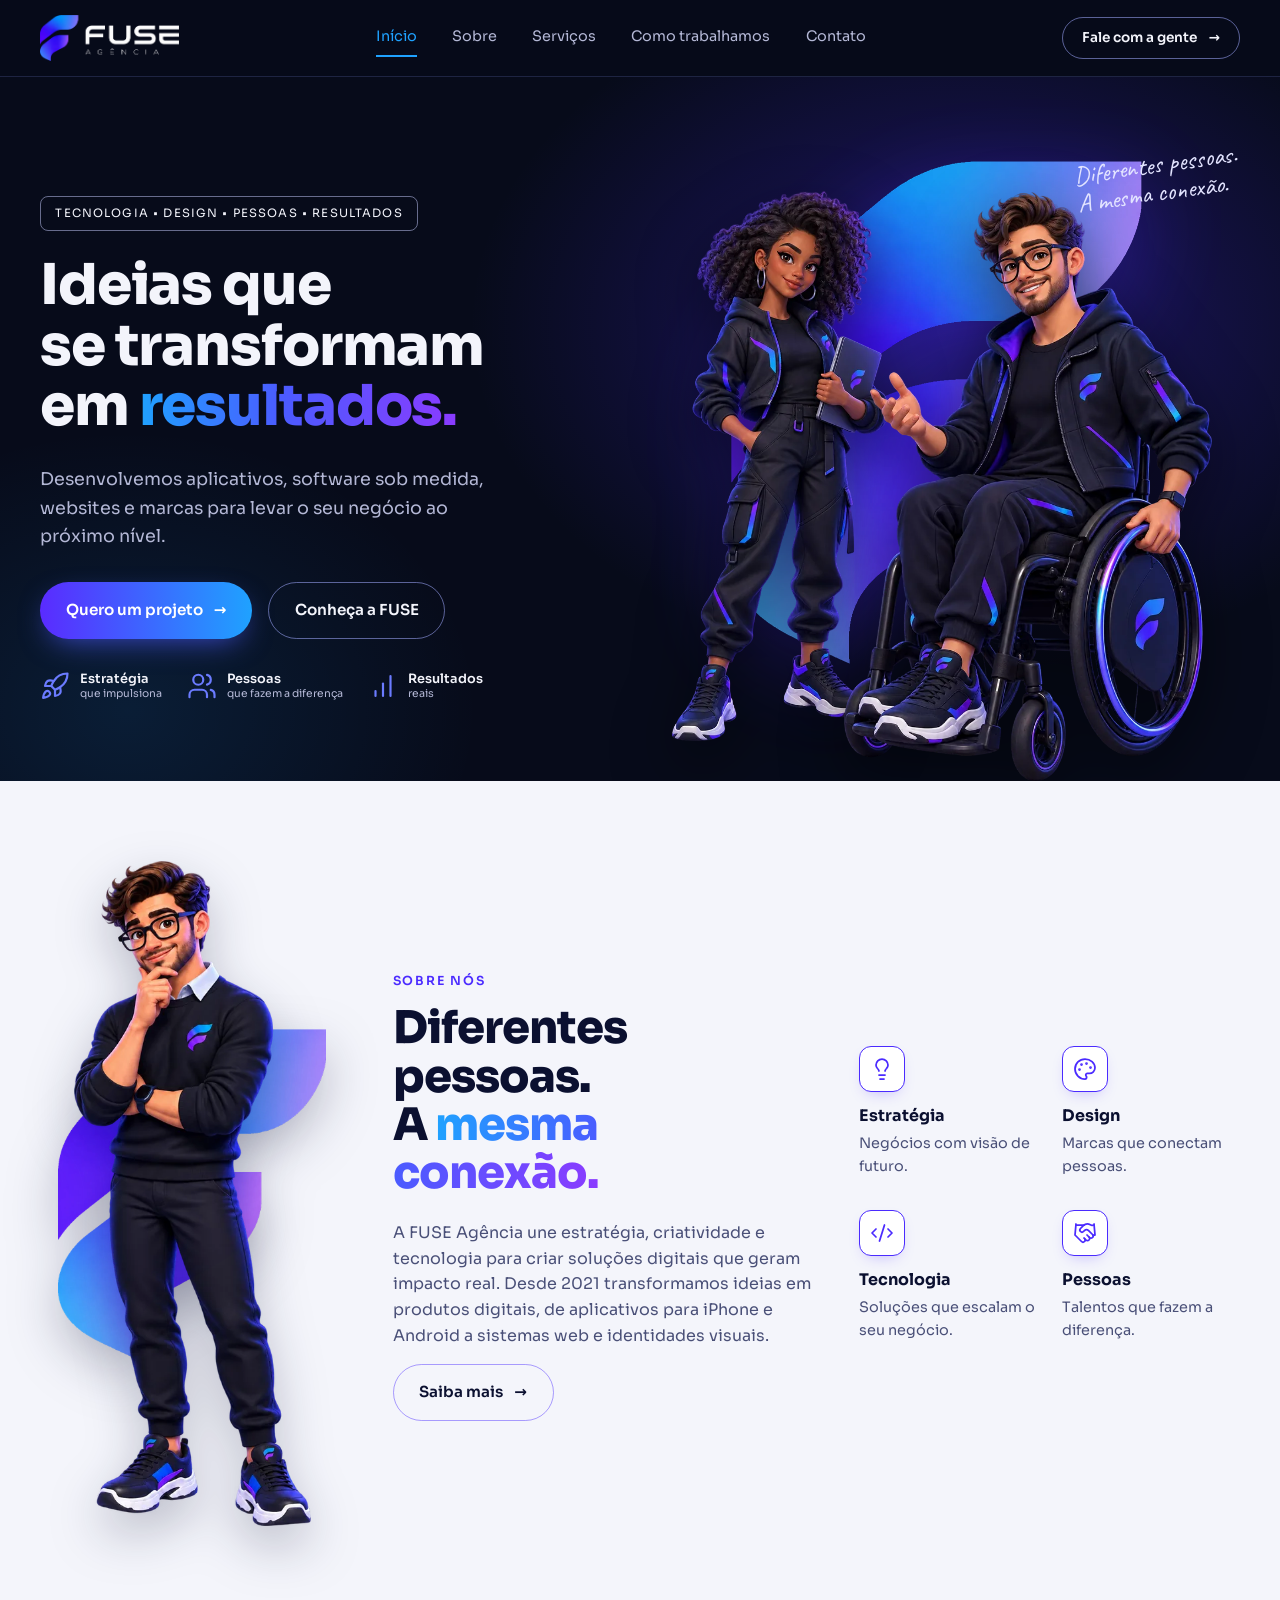
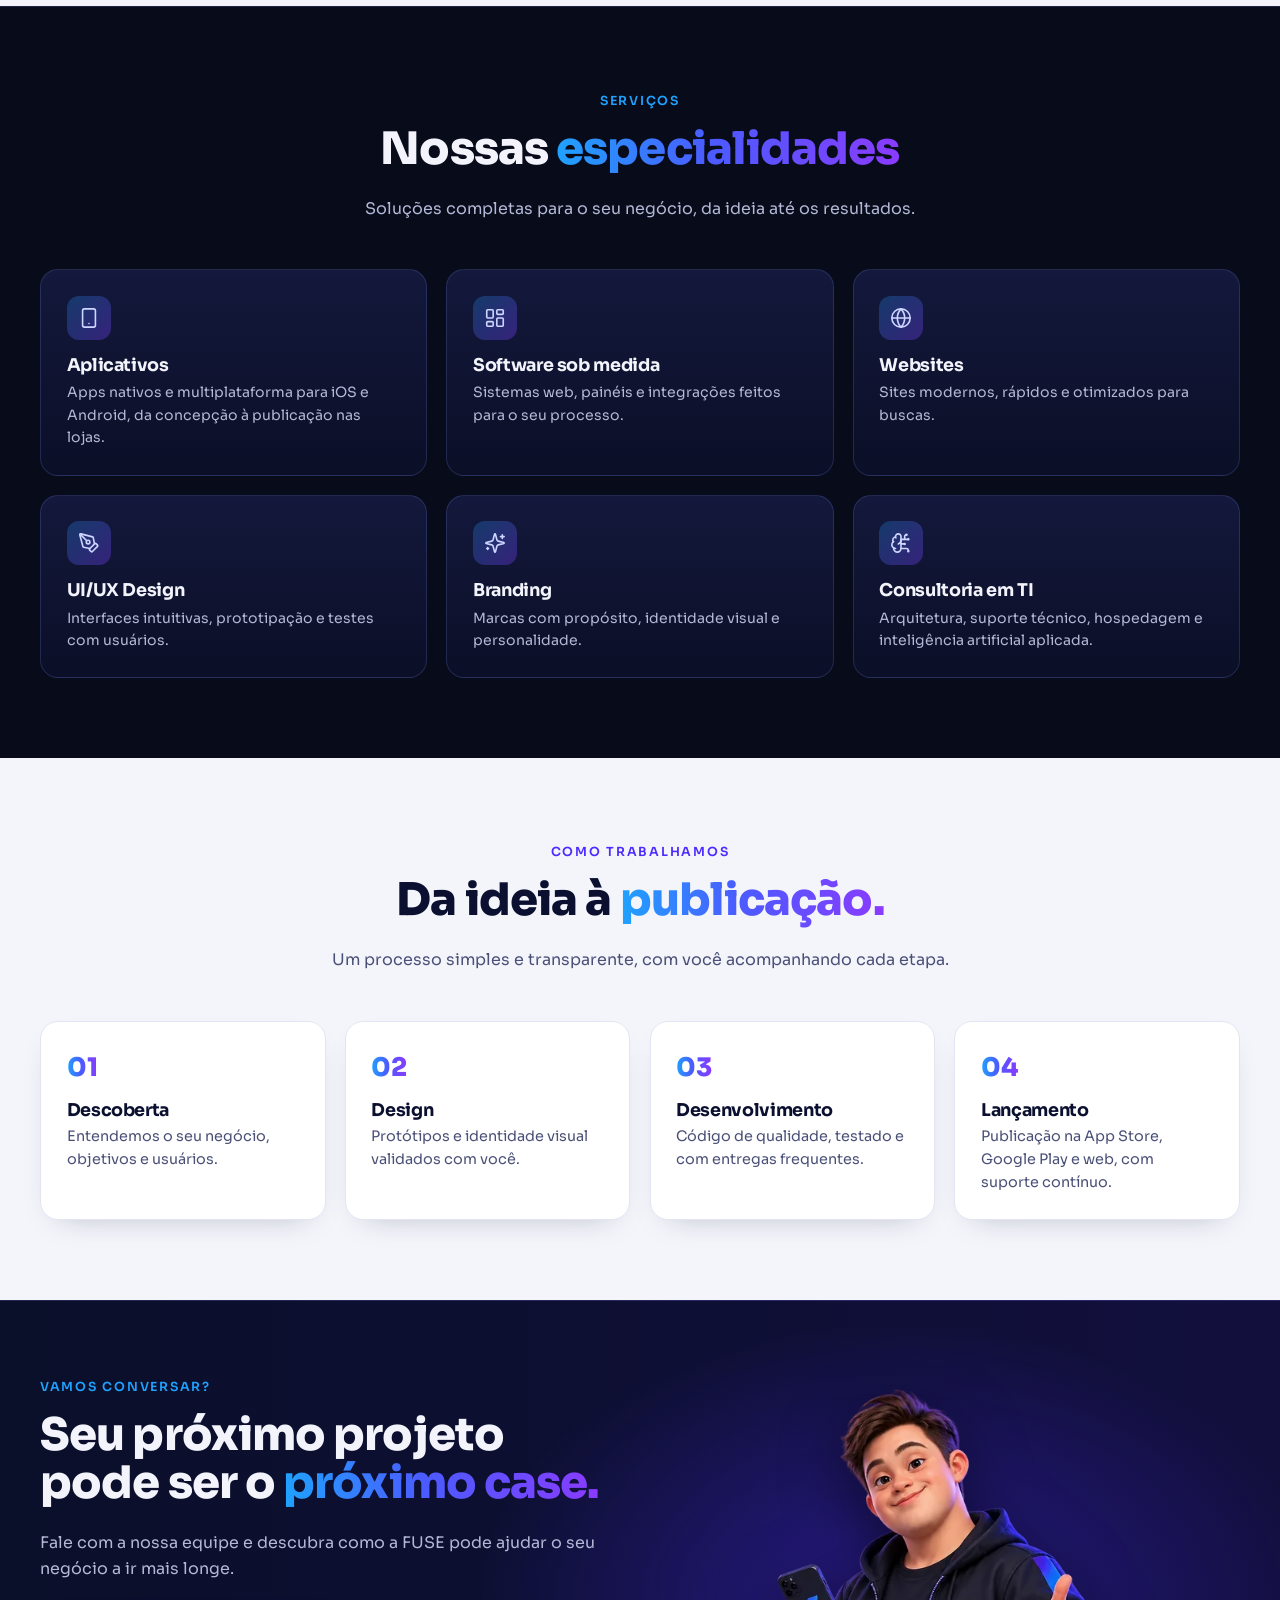
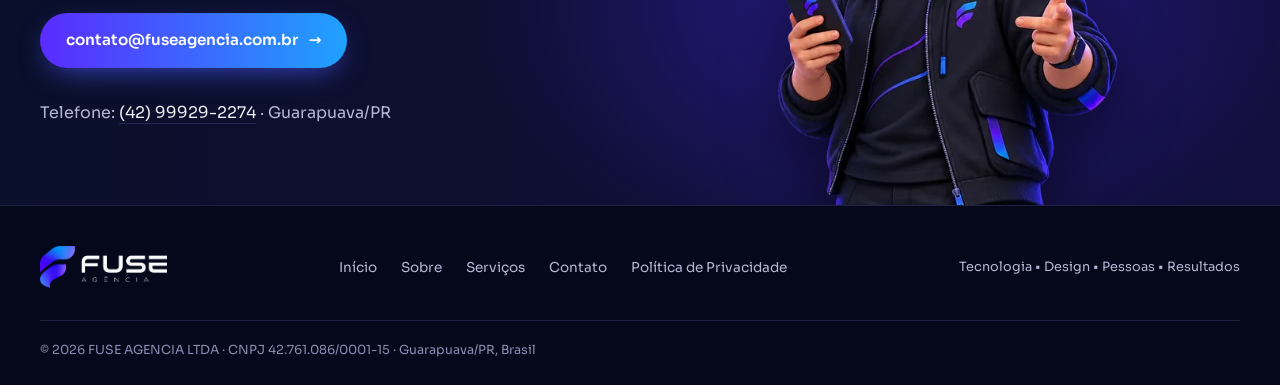
<file: index.html>
<!doctype html>
<html lang="pt-BR">
<head>
  <meta charset="utf-8">
  <meta name="viewport" content="width=device-width, initial-scale=1">
  <title>FUSE Agência | Desenvolvimento de Software, Aplicativos e Design</title>
  <meta name="description" content="FUSE Agência (FUSE AGENCIA LTDA) desenvolve aplicativos iOS e Android, sistemas sob medida, websites e design de marcas. Guarapuava/PR.">
  <meta name="theme-color" content="#070b1a">
  <link rel="canonical" href="https://fuseagencia.com.br/">
  <meta property="og:type" content="website">
  <meta property="og:title" content="FUSE Agência | Ideias que se transformam em resultados">
  <meta property="og:description" content="Aplicativos, software sob medida, websites e design.">
  <meta property="og:url" content="https://fuseagencia.com.br/">
  <meta property="og:image" content="https://fuseagencia.com.br/assets/img/icon-512.png">
  <link rel="icon" type="image/png" sizes="32x32" href="assets/img/favicon-32.png">
  <link rel="apple-touch-icon" href="assets/img/apple-touch-icon.png">
  <link rel="preconnect" href="https://fonts.googleapis.com">
  <link rel="preconnect" href="https://fonts.gstatic.com" crossorigin>
  <link href="https://fonts.googleapis.com/css2?family=Sora:wght@400;600;700;800&family=Caveat:wght@500&display=swap" rel="stylesheet">
  <link rel="stylesheet" href="assets/css/style.css?v=20261030c">
  <script type="application/ld+json">
  {
    "@context": "https://schema.org",
    "@type": "Organization",
    "name": "FUSE Agência",
    "legalName": "FUSE AGENCIA LTDA",
    "taxID": "42.761.086/0001-15",
    "url": "https://fuseagencia.com.br",
    "logo": "https://fuseagencia.com.br/assets/img/icon-512.png",
    "email": "contato@fuseagencia.com.br",
    "telephone": "+55 42 99929-2274",
    "foundingDate": "2021-07-18",
    "address": {
      "@type": "PostalAddress",
      "addressLocality": "Guarapuava",
      "addressRegion": "PR",
      "addressCountry": "BR"
    }
  }
  </script>
</head>
<body>

<header class="site-header">
  <div class="container nav">
    <a href="#inicio" class="brand" aria-label="FUSE Agência - início">
      <img src="assets/img/logo-horizontal.webp" alt="FUSE Agência" width="140" height="46">
    </a>
    <nav class="menu" id="menu" aria-label="Principal">
      <a href="#inicio" class="active">Início</a>
      <a href="#sobre">Sobre</a>
      <a href="#servicos">Serviços</a>
      <a href="#processo">Como trabalhamos</a>
      <a href="#contato">Contato</a>
    </nav>
    <a href="#contato" class="btn btn-outline btn-sm">Fale com a gente <span aria-hidden="true">→</span></a>
    <button class="nav-toggle" type="button" aria-label="Abrir menu" aria-expanded="false" aria-controls="menu"><span></span></button>
  </div>
</header>

<main>
  <!-- HERO -->
  <section class="hero" id="inicio">
    <div class="container hero-grid">
      <div class="hero-copy">
        <span class="tag">Tecnologia • Design • Pessoas • Resultados</span>
        <h1>Ideias que <br>se transformam <br>em <span class="grad">resultados.</span></h1>
        <p class="lead">Desenvolvemos aplicativos, software sob medida, websites e marcas para levar o seu negócio ao próximo nível.</p>
        <div class="actions">
          <a href="#contato" class="btn btn-primary">Quero um projeto <span aria-hidden="true">→</span></a>
          <a href="#sobre" class="btn btn-outline">Conheça a FUSE</a>
        </div>
        <ul class="hero-points">
          <li><span class="ico"><svg aria-hidden="true" class="lucide lucide-rocket" xmlns="http://www.w3.org/2000/svg" width="24" height="24" viewBox="0 0 24 24" fill="none" stroke="currentColor" stroke-width="1.75" stroke-linecap="round" stroke-linejoin="round" ><path d="M4.5 16.5c-1.5 1.26-2 5-2 5s3.74-.5 5-2c.71-.84.7-2.13-.09-2.91a2.18 2.18 0 0 0-2.91-.09z"/><path d="m12 15-3-3a22 22 0 0 1 2-3.95A12.88 12.88 0 0 1 22 2c0 2.72-.78 7.5-6 11a22.35 22.35 0 0 1-4 2z"/><path d="M9 12H4s.55-3.03 2-4c1.62-1.08 5 0 5 0"/><path d="M12 15v5s3.03-.55 4-2c1.08-1.62 0-5 0-5"/></svg></span><span class="pt">Estratégia<small>que impulsiona</small></span></li>
          <li><span class="ico"><svg aria-hidden="true" class="lucide lucide-users" xmlns="http://www.w3.org/2000/svg" width="24" height="24" viewBox="0 0 24 24" fill="none" stroke="currentColor" stroke-width="1.75" stroke-linecap="round" stroke-linejoin="round" ><path d="M16 21v-2a4 4 0 0 0-4-4H6a4 4 0 0 0-4 4v2"/><circle cx="9" cy="7" r="4"/><path d="M22 21v-2a4 4 0 0 0-3-3.87"/><path d="M16 3.13a4 4 0 0 1 0 7.75"/></svg></span><span class="pt">Pessoas<small>que fazem a diferença</small></span></li>
          <li><span class="ico"><svg aria-hidden="true" class="lucide lucide-chart-no-axes-column-increasing" xmlns="http://www.w3.org/2000/svg" width="24" height="24" viewBox="0 0 24 24" fill="none" stroke="currentColor" stroke-width="1.75" stroke-linecap="round" stroke-linejoin="round" ><line x1="12" x2="12" y1="20" y2="10"/><line x1="18" x2="18" y1="20" y2="4"/><line x1="6" x2="6" y1="20" y2="16"/></svg></span><span class="pt">Resultados<small>reais</small></span></li>
        </ul>
      </div>
      <div class="hero-art" aria-hidden="true">
        <img class="emblem emblem-hero" src="assets/img/emblema-hd.webp" alt="">
        <p class="note note-hero">Diferentes pessoas.<br>A mesma conexão.</p>
        <div class="crew">
          <img class="c c-back" src="assets/img/afrotech.webp" alt="">
          <img class="c c-front" src="assets/img/cadeira.webp" alt="">
        </div>
      </div>
    </div>
  </section>

  <!-- SOBRE -->
  <section class="about section-light" id="sobre">
    <div class="container about-grid">
      <div class="about-art">
        <img class="emblem" src="assets/img/emblema-hd.webp" alt="" aria-hidden="true" loading="lazy">
        <img src="assets/img/estrategico.webp" alt="Personagem FUSE em pose pensativa" loading="lazy">
      </div>
      <div class="about-copy">
        <span class="eyebrow">Sobre nós</span>
        <h2>Diferentes pessoas.<br>A <span class="grad">mesma conexão.</span></h2>
        <p>A FUSE Agência une estratégia, criatividade e tecnologia para criar soluções digitais que geram impacto real. Desde 2021 transformamos ideias em produtos digitais, de aplicativos para iPhone e Android a sistemas web e identidades visuais.</p>
        <a href="#servicos" class="btn btn-outline">Saiba mais <span aria-hidden="true">→</span></a>
      </div>
      <ul class="pillars">
        <li><span class="pi"><svg aria-hidden="true" class="lucide lucide-lightbulb" xmlns="http://www.w3.org/2000/svg" width="24" height="24" viewBox="0 0 24 24" fill="none" stroke="currentColor" stroke-width="1.75" stroke-linecap="round" stroke-linejoin="round" ><path d="M15 14c.2-1 .7-1.7 1.5-2.5 1-.9 1.5-2.2 1.5-3.5A6 6 0 0 0 6 8c0 1 .2 2.2 1.5 3.5.7.7 1.3 1.5 1.5 2.5"/><path d="M9 18h6"/><path d="M10 22h4"/></svg></span><strong>Estratégia</strong>Negócios com visão de futuro.</li>
        <li><span class="pi"><svg aria-hidden="true" class="lucide lucide-palette" xmlns="http://www.w3.org/2000/svg" width="24" height="24" viewBox="0 0 24 24" fill="none" stroke="currentColor" stroke-width="1.75" stroke-linecap="round" stroke-linejoin="round" ><circle cx="13.5" cy="6.5" r=".5" fill="currentColor"/><circle cx="17.5" cy="10.5" r=".5" fill="currentColor"/><circle cx="8.5" cy="7.5" r=".5" fill="currentColor"/><circle cx="6.5" cy="12.5" r=".5" fill="currentColor"/><path d="M12 2C6.5 2 2 6.5 2 12s4.5 10 10 10c.926 0 1.648-.746 1.648-1.688 0-.437-.18-.835-.437-1.125-.29-.289-.438-.652-.438-1.125a1.64 1.64 0 0 1 1.668-1.668h1.996c3.051 0 5.555-2.503 5.555-5.554C21.965 6.012 17.461 2 12 2z"/></svg></span><strong>Design</strong>Marcas que conectam pessoas.</li>
        <li><span class="pi"><svg aria-hidden="true" class="lucide lucide-code-xml" xmlns="http://www.w3.org/2000/svg" width="24" height="24" viewBox="0 0 24 24" fill="none" stroke="currentColor" stroke-width="1.75" stroke-linecap="round" stroke-linejoin="round" ><path d="m18 16 4-4-4-4"/><path d="m6 8-4 4 4 4"/><path d="m14.5 4-5 16"/></svg></span><strong>Tecnologia</strong>Soluções que escalam o seu negócio.</li>
        <li><span class="pi"><svg aria-hidden="true" class="lucide lucide-handshake" xmlns="http://www.w3.org/2000/svg" width="24" height="24" viewBox="0 0 24 24" fill="none" stroke="currentColor" stroke-width="1.75" stroke-linecap="round" stroke-linejoin="round" ><path d="m11 17 2 2a1 1 0 1 0 3-3"/><path d="m14 14 2.5 2.5a1 1 0 1 0 3-3l-3.88-3.88a3 3 0 0 0-4.24 0l-.88.88a1 1 0 1 1-3-3l2.81-2.81a5.79 5.79 0 0 1 7.06-.87l.47.28a2 2 0 0 0 1.42.25L21 4"/><path d="m21 3 1 11h-2"/><path d="M3 3 2 14l6.5 6.5a1 1 0 1 0 3-3"/><path d="M3 4h8"/></svg></span><strong>Pessoas</strong>Talentos que fazem a diferença.</li>
      </ul>
    </div>
  </section>

  <!-- SERVIÇOS -->
  <section class="services" id="servicos">
    <div class="container">
      <div class="section-head">
        <span class="eyebrow">Serviços</span>
        <h2>Nossas <span class="grad">especialidades</span></h2>
        <p>Soluções completas para o seu negócio, da ideia até os resultados.</p>
      </div>
      <div class="cards">
        <article class="card"><span class="ci"><svg aria-hidden="true" class="lucide lucide-smartphone" xmlns="http://www.w3.org/2000/svg" width="24" height="24" viewBox="0 0 24 24" fill="none" stroke="currentColor" stroke-width="1.75" stroke-linecap="round" stroke-linejoin="round" ><rect width="14" height="20" x="5" y="2" rx="2" ry="2"/><path d="M12 18h.01"/></svg></span><h3>Aplicativos</h3><p>Apps nativos e multiplataforma para iOS e Android, da concepção à publicação nas lojas.</p></article>
        <article class="card"><span class="ci"><svg aria-hidden="true" class="lucide lucide-layout-dashboard" xmlns="http://www.w3.org/2000/svg" width="24" height="24" viewBox="0 0 24 24" fill="none" stroke="currentColor" stroke-width="1.75" stroke-linecap="round" stroke-linejoin="round" ><rect width="7" height="9" x="3" y="3" rx="1"/><rect width="7" height="5" x="14" y="3" rx="1"/><rect width="7" height="9" x="14" y="12" rx="1"/><rect width="7" height="5" x="3" y="16" rx="1"/></svg></span><h3>Software sob medida</h3><p>Sistemas web, painéis e integrações feitos para o seu processo.</p></article>
        <article class="card"><span class="ci"><svg aria-hidden="true" class="lucide lucide-globe" xmlns="http://www.w3.org/2000/svg" width="24" height="24" viewBox="0 0 24 24" fill="none" stroke="currentColor" stroke-width="1.75" stroke-linecap="round" stroke-linejoin="round" ><circle cx="12" cy="12" r="10"/><path d="M12 2a14.5 14.5 0 0 0 0 20 14.5 14.5 0 0 0 0-20"/><path d="M2 12h20"/></svg></span><h3>Websites</h3><p>Sites modernos, rápidos e otimizados para buscas.</p></article>
        <article class="card"><span class="ci"><svg aria-hidden="true" class="lucide lucide-pen-tool" xmlns="http://www.w3.org/2000/svg" width="24" height="24" viewBox="0 0 24 24" fill="none" stroke="currentColor" stroke-width="1.75" stroke-linecap="round" stroke-linejoin="round" ><path d="M15.707 21.293a1 1 0 0 1-1.414 0l-1.586-1.586a1 1 0 0 1 0-1.414l5.586-5.586a1 1 0 0 1 1.414 0l1.586 1.586a1 1 0 0 1 0 1.414z"/><path d="m18 13-1.375-6.874a1 1 0 0 0-.746-.776L3.235 2.028a1 1 0 0 0-1.207 1.207L5.35 15.879a1 1 0 0 0 .776.746L13 18"/><path d="m2.3 2.3 7.286 7.286"/><circle cx="11" cy="11" r="2"/></svg></span><h3>UI/UX Design</h3><p>Interfaces intuitivas, prototipação e testes com usuários.</p></article>
        <article class="card"><span class="ci"><svg aria-hidden="true" class="lucide lucide-sparkles" xmlns="http://www.w3.org/2000/svg" width="24" height="24" viewBox="0 0 24 24" fill="none" stroke="currentColor" stroke-width="1.75" stroke-linecap="round" stroke-linejoin="round" ><path d="M9.937 15.5A2 2 0 0 0 8.5 14.063l-6.135-1.582a.5.5 0 0 1 0-.962L8.5 9.936A2 2 0 0 0 9.937 8.5l1.582-6.135a.5.5 0 0 1 .963 0L14.063 8.5A2 2 0 0 0 15.5 9.937l6.135 1.581a.5.5 0 0 1 0 .964L15.5 14.063a2 2 0 0 0-1.437 1.437l-1.582 6.135a.5.5 0 0 1-.963 0z"/><path d="M20 3v4"/><path d="M22 5h-4"/><path d="M4 17v2"/><path d="M5 18H3"/></svg></span><h3>Branding</h3><p>Marcas com propósito, identidade visual e personalidade.</p></article>
        <article class="card"><span class="ci"><svg aria-hidden="true" class="lucide lucide-brain-circuit" xmlns="http://www.w3.org/2000/svg" width="24" height="24" viewBox="0 0 24 24" fill="none" stroke="currentColor" stroke-width="1.75" stroke-linecap="round" stroke-linejoin="round" ><path d="M12 5a3 3 0 1 0-5.997.125 4 4 0 0 0-2.526 5.77 4 4 0 0 0 .556 6.588A4 4 0 1 0 12 18Z"/><path d="M9 13a4.5 4.5 0 0 0 3-4"/><path d="M6.003 5.125A3 3 0 0 0 6.401 6.5"/><path d="M3.477 10.896a4 4 0 0 1 .585-.396"/><path d="M6 18a4 4 0 0 1-1.967-.516"/><path d="M12 13h4"/><path d="M12 18h6a2 2 0 0 1 2 2v1"/><path d="M12 8h8"/><path d="M16 8V5a2 2 0 0 1 2-2"/><circle cx="16" cy="13" r=".5"/><circle cx="18" cy="3" r=".5"/><circle cx="20" cy="21" r=".5"/><circle cx="20" cy="8" r=".5"/></svg></span><h3>Consultoria em TI</h3><p>Arquitetura, suporte técnico, hospedagem e inteligência artificial aplicada.</p></article>
      </div>
    </div>
  </section>

  <!-- PROCESSO -->
  <section class="process section-light" id="processo">
    <div class="container">
      <div class="section-head">
        <span class="eyebrow">Como trabalhamos</span>
        <h2>Da ideia à <span class="grad">publicação.</span></h2>
        <p>Um processo simples e transparente, com você acompanhando cada etapa.</p>
      </div>
      <ol class="steps">
        <li><span class="num">01</span><h3>Descoberta</h3><p>Entendemos o seu negócio, objetivos e usuários.</p></li>
        <li><span class="num">02</span><h3>Design</h3><p>Protótipos e identidade visual validados com você.</p></li>
        <li><span class="num">03</span><h3>Desenvolvimento</h3><p>Código de qualidade, testado e com entregas frequentes.</p></li>
        <li><span class="num">04</span><h3>Lançamento</h3><p>Publicação na App Store, Google Play e web, com suporte contínuo.</p></li>
      </ol>
    </div>
  </section>

  <!-- CTA / CONTATO -->
  <section class="cta" id="contato">
    <div class="container cta-grid">
      <div class="cta-copy">
        <span class="eyebrow">Vamos conversar?</span>
        <h2>Seu próximo projeto pode ser o <span class="grad">próximo case.</span></h2>
        <p>Fale com a nossa equipe e descubra como a FUSE pode ajudar o seu negócio a ir mais longe.</p>
        <div class="actions">
          <a href="mailto:contato@fuseagencia.com.br" class="btn btn-primary">contato@fuseagencia.com.br <span aria-hidden="true">→</span></a>
        </div>
        <p class="contact-line">Telefone: <a href="tel:+5542999292274">(42) 99929-2274</a> · Guarapuava/PR</p>
      </div>
      <div class="cta-art" aria-hidden="true">
        <img class="d" src="assets/img/mascote.webp" alt="">
      </div>
    </div>
  </section>
</main>

<footer class="site-footer">
  <div class="container footer-top">
    <img src="assets/img/logo-horizontal.webp" alt="FUSE Agência" width="128" height="42" loading="lazy">
    <nav aria-label="Rodapé">
      <a href="#inicio">Início</a>
      <a href="#sobre">Sobre</a>
      <a href="#servicos">Serviços</a>
      <a href="#contato">Contato</a>
      <a href="privacidade.html">Política de Privacidade</a>
    </nav>
    <span class="motto">Tecnologia • Design • Pessoas • Resultados</span>
  </div>
  <div class="container footer-legal">
    <p>© <span id="y">2026</span> FUSE AGENCIA LTDA · CNPJ 42.761.086/0001-15 · Guarapuava/PR, Brasil</p>
  </div>
</footer>

<script>
  document.getElementById('y').textContent = new Date().getFullYear();
  (function () {
    var header = document.querySelector('.site-header');
    var toggle = header.querySelector('.nav-toggle');
    function setOpen(open) {
      header.classList.toggle('menu-open', open);
      toggle.setAttribute('aria-expanded', open);
      toggle.setAttribute('aria-label', open ? 'Fechar menu' : 'Abrir menu');
    }
    toggle.addEventListener('click', function () { setOpen(!header.classList.contains('menu-open')); });
    header.querySelectorAll('.menu a').forEach(function (a) { a.addEventListener('click', function () { setOpen(false); }); });
  })();
</script>
</body>
</html>
</file>
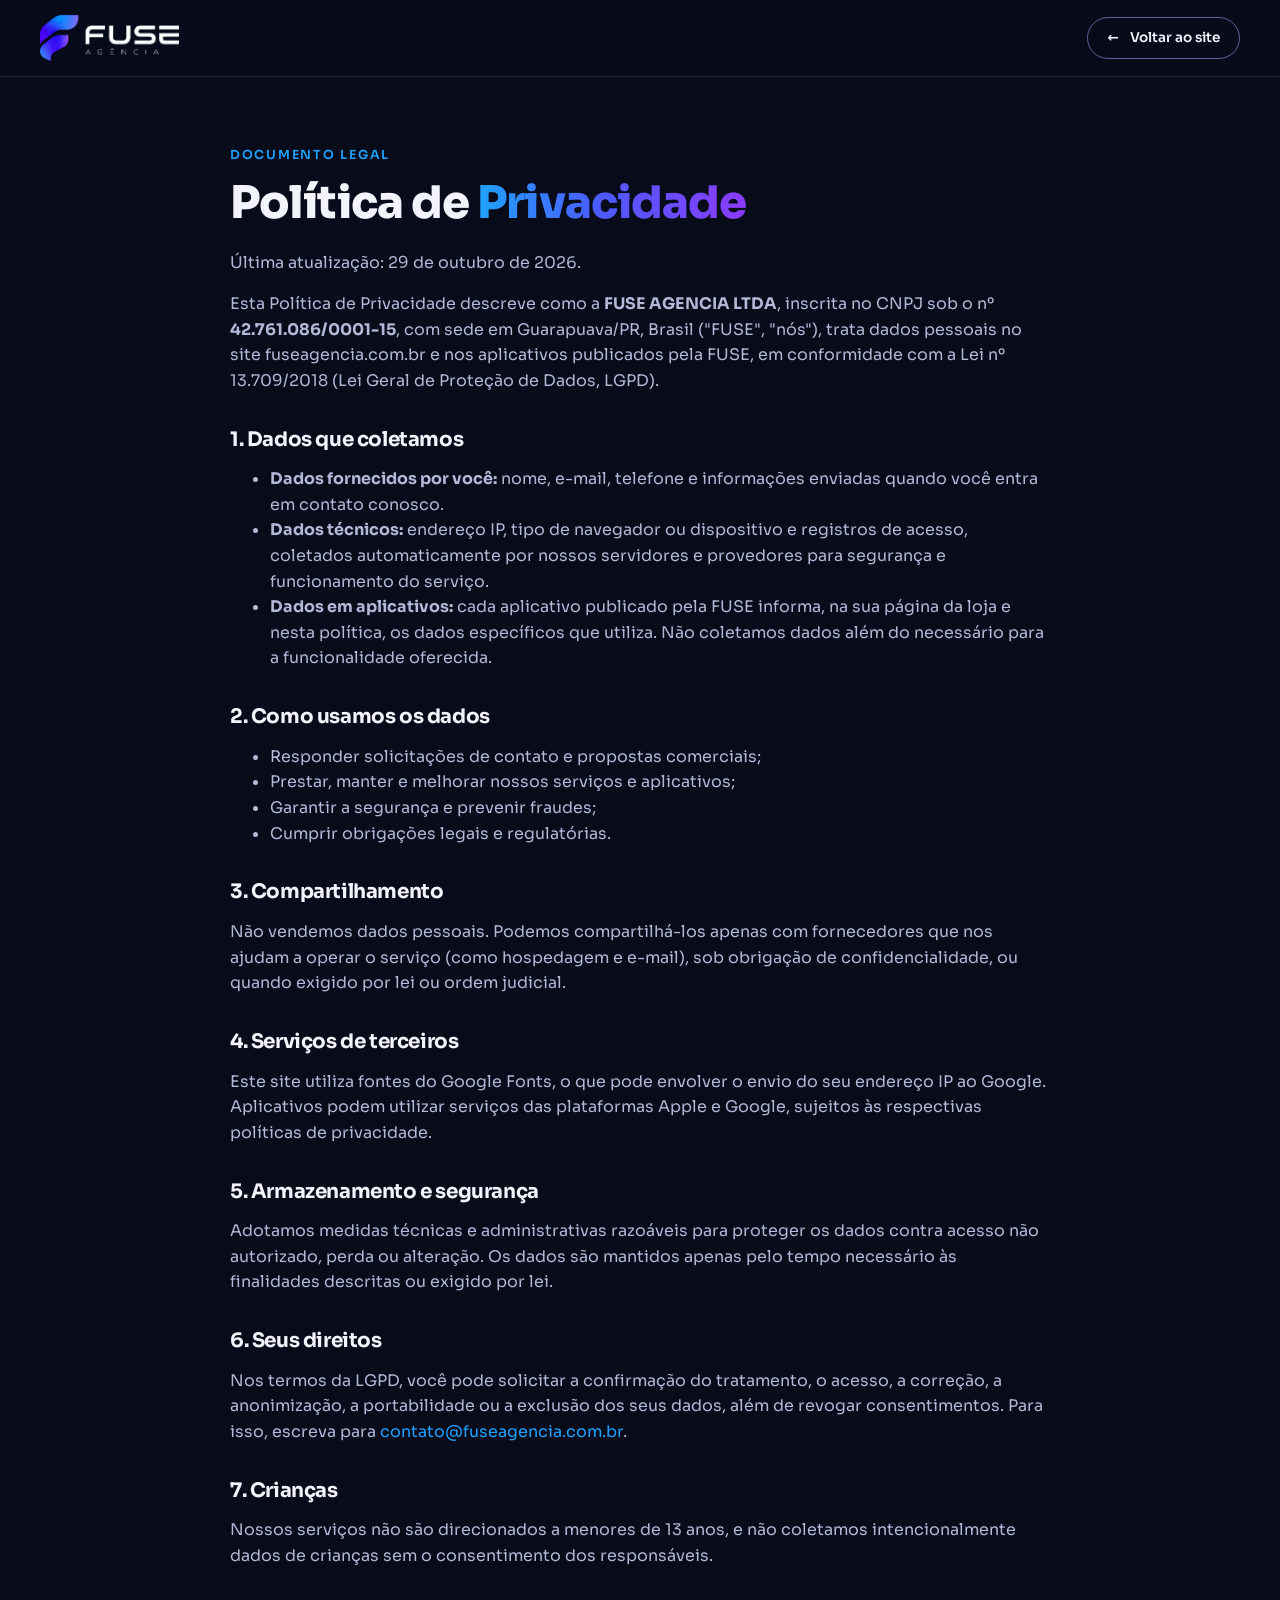
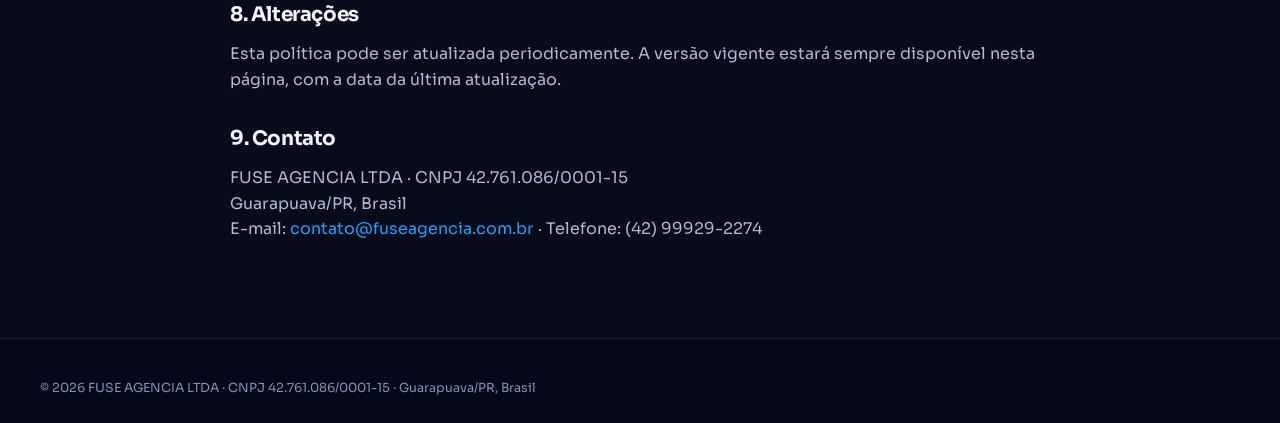
<file: privacidade.html>
<!doctype html>
<html lang="pt-BR">
<head>
  <meta charset="utf-8">
  <meta name="viewport" content="width=device-width, initial-scale=1">
  <title>Política de Privacidade | FUSE Agência</title>
  <meta name="description" content="Política de Privacidade da FUSE AGENCIA LTDA, conforme a Lei Geral de Proteção de Dados (LGPD).">
  <meta name="theme-color" content="#070b1a">
  <link rel="canonical" href="https://fuseagencia.com.br/privacidade.html">
  <link rel="icon" type="image/png" sizes="32x32" href="assets/img/favicon-32.png">
  <link rel="apple-touch-icon" href="assets/img/apple-touch-icon.png">
  <link rel="preconnect" href="https://fonts.googleapis.com">
  <link rel="preconnect" href="https://fonts.gstatic.com" crossorigin>
  <link href="https://fonts.googleapis.com/css2?family=Sora:wght@400;600;700;800&display=swap" rel="stylesheet">
  <link rel="stylesheet" href="assets/css/style.css?v=20261030c">
</head>
<body>

<header class="site-header">
  <div class="container nav">
    <a href="index.html" class="brand" aria-label="FUSE Agência - início">
      <img src="assets/img/logo-horizontal.webp" alt="FUSE Agência" width="140" height="46">
    </a>
    <a href="index.html" class="btn btn-outline btn-sm"><span aria-hidden="true">←</span> Voltar ao site</a>
  </div>
</header>

<main class="legal-page">
  <div class="container">
    <span class="eyebrow">Documento legal</span>
    <h1>Política de <span class="grad">Privacidade</span></h1>
    <p>Última atualização: 29 de outubro de 2026.</p>

    <p>Esta Política de Privacidade descreve como a <strong>FUSE AGENCIA LTDA</strong>, inscrita no CNPJ sob o nº <strong>42.761.086/0001-15</strong>, com sede em Guarapuava/PR, Brasil ("FUSE", "nós"), trata dados pessoais no site fuseagencia.com.br e nos aplicativos publicados pela FUSE, em conformidade com a Lei nº 13.709/2018 (Lei Geral de Proteção de Dados, LGPD).</p>

    <h2>1. Dados que coletamos</h2>
    <ul>
      <li><strong>Dados fornecidos por você:</strong> nome, e-mail, telefone e informações enviadas quando você entra em contato conosco.</li>
      <li><strong>Dados técnicos:</strong> endereço IP, tipo de navegador ou dispositivo e registros de acesso, coletados automaticamente por nossos servidores e provedores para segurança e funcionamento do serviço.</li>
      <li><strong>Dados em aplicativos:</strong> cada aplicativo publicado pela FUSE informa, na sua página da loja e nesta política, os dados específicos que utiliza. Não coletamos dados além do necessário para a funcionalidade oferecida.</li>
    </ul>

    <h2>2. Como usamos os dados</h2>
    <ul>
      <li>Responder solicitações de contato e propostas comerciais;</li>
      <li>Prestar, manter e melhorar nossos serviços e aplicativos;</li>
      <li>Garantir a segurança e prevenir fraudes;</li>
      <li>Cumprir obrigações legais e regulatórias.</li>
    </ul>

    <h2>3. Compartilhamento</h2>
    <p>Não vendemos dados pessoais. Podemos compartilhá-los apenas com fornecedores que nos ajudam a operar o serviço (como hospedagem e e-mail), sob obrigação de confidencialidade, ou quando exigido por lei ou ordem judicial.</p>

    <h2>4. Serviços de terceiros</h2>
    <p>Este site utiliza fontes do Google Fonts, o que pode envolver o envio do seu endereço IP ao Google. Aplicativos podem utilizar serviços das plataformas Apple e Google, sujeitos às respectivas políticas de privacidade.</p>

    <h2>5. Armazenamento e segurança</h2>
    <p>Adotamos medidas técnicas e administrativas razoáveis para proteger os dados contra acesso não autorizado, perda ou alteração. Os dados são mantidos apenas pelo tempo necessário às finalidades descritas ou exigido por lei.</p>

    <h2>6. Seus direitos</h2>
    <p>Nos termos da LGPD, você pode solicitar a confirmação do tratamento, o acesso, a correção, a anonimização, a portabilidade ou a exclusão dos seus dados, além de revogar consentimentos. Para isso, escreva para <a href="mailto:contato@fuseagencia.com.br">contato@fuseagencia.com.br</a>.</p>

    <h2>7. Crianças</h2>
    <p>Nossos serviços não são direcionados a menores de 13 anos, e não coletamos intencionalmente dados de crianças sem o consentimento dos responsáveis.</p>

    <h2>8. Alterações</h2>
    <p>Esta política pode ser atualizada periodicamente. A versão vigente estará sempre disponível nesta página, com a data da última atualização.</p>

    <h2>9. Contato</h2>
    <p>FUSE AGENCIA LTDA · CNPJ 42.761.086/0001-15<br>
    Guarapuava/PR, Brasil<br>
    E-mail: <a href="mailto:contato@fuseagencia.com.br">contato@fuseagencia.com.br</a> · Telefone: (42) 99929-2274</p>
  </div>
</main>

<footer class="site-footer">
  <div class="container footer-legal" style="border-top:0;margin-top:0;padding-top:0">
    <p>© 2026 FUSE AGENCIA LTDA · CNPJ 42.761.086/0001-15 · Guarapuava/PR, Brasil</p>
  </div>
</footer>

</body>
</html>
</file>
<file: assets/css/style.css>
:root {
  --bg: #070b1a;
  --bg-2: #0c1230;
  --bg-3: #141b45;
  --line: rgba(140, 150, 255, .18);
  --text: #f3f4fb;
  --muted: #b4b8d6;
  --blue: #1fa2ff;
  --indigo: #4b2bff;
  --violet: #7b3bff;
  --pink: #c06bff;
  --grad: linear-gradient(90deg, #1fa2ff 0%, #4b5bff 45%, #8a3bff 100%);
  --light: #f4f5fb;
  --ink: #0b1030;
  --radius: 18px;
  --font: "Sora", system-ui, -apple-system, "Segoe UI", Roboto, sans-serif;
  --hand: "Caveat", cursive;
}

* { box-sizing: border-box; }
html { scroll-behavior: smooth; }
body {
  margin: 0;
  font-family: var(--font);
  background: var(--bg);
  color: var(--text);
  line-height: 1.6;
  -webkit-font-smoothing: antialiased;
  overflow-x: hidden;
}
img { max-width: 100%; display: block; }
a { color: inherit; text-decoration: none; }
h1, h2, h3 { line-height: 1.08; margin: 0 0 .5em; letter-spacing: -.02em; }
.container { width: min(1200px, 100% - 32px); margin-inline: auto; }

.grad {
  background: var(--grad);
  -webkit-background-clip: text;
  background-clip: text;
  color: transparent;
}
.eyebrow {
  display: inline-block;
  font-size: .78rem;
  font-weight: 600;
  letter-spacing: .14em;
  text-transform: uppercase;
  color: var(--blue);
  margin-bottom: .8rem;
}
.note {
  font-family: var(--hand);
  font-size: 1.6rem;
  line-height: 1.1;
  color: #e3e4ff;
  transform: rotate(-8deg);
  margin: 0;
}

/* Botões */
.btn {
  display: inline-flex;
  align-items: center;
  gap: .7rem;
  padding: .95rem 1.6rem;
  border-radius: 999px;
  font-weight: 600;
  font-size: .95rem;
  transition: transform .2s, box-shadow .2s, background .2s;
}
.btn:hover { transform: translateY(-2px); }
.btn-primary {
  background: linear-gradient(90deg, #5a2bff, #1fa2ff);
  color: #fff;
  box-shadow: 0 10px 30px -10px rgba(75, 91, 255, .8);
}
.btn-outline { border: 1.5px solid rgba(160, 170, 255, .55); color: var(--text); }
.btn-outline:hover { background: rgba(120, 130, 255, .12); }
.btn-sm { padding: .6rem 1.2rem; font-size: .85rem; }
.actions { display: flex; flex-wrap: wrap; gap: 1rem; margin: 2rem 0; }

/* Header */
.site-header {
  position: sticky;
  top: 0;
  z-index: 50;
  background: rgba(7, 11, 26, .78);
  backdrop-filter: blur(12px);
  border-bottom: 1px solid var(--line);
}
.nav { display: flex; align-items: center; justify-content: space-between; gap: 1rem; height: 76px; }
.brand img { height: 46px; width: auto; }
.menu { display: flex; gap: 2.2rem; font-size: .9rem; color: var(--muted); }
.menu a { padding: .4rem 0; border-bottom: 2px solid transparent; transition: color .2s; }
.menu a:hover, .menu a.active { color: var(--blue); }
.menu a.active { border-color: var(--blue); }

/* Hero */
.hero {
  position: relative;
  padding: 4rem 0 0;
  background:
    radial-gradient(700px 500px at 75% 35%, rgba(75, 43, 255, .35), transparent 70%),
    radial-gradient(500px 400px at 10% 90%, rgba(31, 162, 255, .12), transparent 70%),
    var(--bg);
  overflow: hidden;
}
.hero-grid { display: grid; grid-template-columns: 1fr 1.3fr; align-items: end; gap: 2rem; }
.hero-copy { padding-bottom: 5rem; }
.tag {
  display: inline-block;
  font-size: .72rem;
  letter-spacing: .1em;
  text-transform: uppercase;
  padding: .45rem .9rem;
  border: 1px solid rgba(200, 205, 255, .5);
  border-radius: 8px;
  margin-bottom: 1.5rem;
}
.hero h1 { font-size: clamp(2.4rem, 4.4vw, 3.9rem); font-weight: 800; }
.lead { font-size: 1.1rem; color: var(--muted); max-width: 30rem; }
.hero-points { list-style: none; padding: 0; margin: 0; display: flex; flex-wrap: wrap; gap: 1.8rem; font-size: .8rem; line-height: 1.3; }
.hero-points li { display: flex; align-items: center; gap: .6rem; }
.hero-points small { color: var(--muted); }
.ico { color: #6b7bff; }
.ico svg { width: 30px; height: 30px; }
.pi svg { width: 24px; height: 24px; }
.ci svg { width: 22px; height: 22px; color: #cfd6ff; }

.hero-art { position: relative; min-height: 640px; }
.note-hero { position: absolute; right: 0; top: 10px; z-index: 3; }
.crew { position: relative; height: 640px; }
.crew .c {
  position: absolute;
  bottom: 0;
  height: auto;
  filter: drop-shadow(0 20px 30px rgba(0, 0, 0, .5));
}
.crew .c-back  { left: 14%; height: 86%; width: auto; bottom: 40px; z-index: 1; }
.crew .c-front { left: 40%; height: 92%; width: auto; bottom: 0; z-index: 2; }

/* Sobre */
.about {
  background: linear-gradient(90deg, #0a0f2a, var(--bg-2));
  border-top: 1px solid var(--line);
  padding: 5rem 0;
}
.about-grid { display: grid; grid-template-columns: .8fr 1.1fr 1fr; gap: 3rem; align-items: center; }
.about-art { position: relative; }
.about-art img { position: relative; width: 78%; margin-inline: auto; filter: drop-shadow(0 20px 30px rgba(0, 0, 0, .5)); }
.about h2, .services h2, .cta h2 { font-size: clamp(2rem, 3.6vw, 2.8rem); font-weight: 800; }
.about-copy p { color: var(--muted); }
.pillars { list-style: none; margin: 0; padding: 0; display: grid; grid-template-columns: 1fr 1fr; gap: 2rem 1.5rem; }
.pillars li { display: flex; flex-direction: column; font-size: .9rem; color: var(--muted); }
.pillars strong { color: var(--text); font-size: 1rem; margin: .7rem 0 .2rem; }
.pi {
  display: grid;
  place-items: center;
  width: 46px;
  height: 46px;
  border: 1.5px solid var(--indigo);
  border-radius: 12px;
  font-size: 1.1rem;
  font-weight: 700;
  color: #8fb0ff;
  background: rgba(75, 43, 255, .12);
}

/* Serviços */
.services { background: var(--bg); padding: 5rem 0; border-top: 1px solid var(--line); }
.services-grid { display: grid; grid-template-columns: .9fr 2fr; gap: 3rem; }
.services-head p { color: var(--muted); }
.services-head .note { color: #e3e4ff; margin: 2rem 0 0 1rem; }
.services-char { width: 62%; margin: -1rem 0 0 auto; filter: drop-shadow(0 20px 30px rgba(0, 0, 0, .5)); }
.cards { display: grid; grid-template-columns: repeat(3, 1fr); gap: 1.2rem; align-content: center; }
.card {
  background: linear-gradient(180deg, rgba(30, 38, 90, .55), rgba(14, 19, 50, .55));
  border: 1px solid var(--line);
  border-radius: var(--radius);
  padding: 1.6rem;
  transition: transform .25s, border-color .25s;
}
.card:hover { transform: translateY(-4px); border-color: rgba(120, 130, 255, .55); }
.card h3 { font-size: 1.1rem; margin: 1rem 0 .4rem; }
.card p { margin: 0; font-size: .88rem; color: var(--muted); }
.ci {
  display: grid;
  place-items: center;
  width: 44px;
  height: 44px;
  border-radius: 12px;
  background: linear-gradient(135deg, rgba(31, 162, 255, .25), rgba(123, 59, 255, .35));
  font-size: 1.2rem;
}

/* CTA */
.cta {
  position: relative;
  background:
    radial-gradient(600px 400px at 70% 60%, rgba(75, 43, 255, .4), transparent 70%),
    linear-gradient(90deg, #0a0f2a, #120f3d);
  border-top: 1px solid var(--line);
  padding-top: 4rem;
  overflow: hidden;
}
.cta-grid { display: grid; grid-template-columns: 1fr 1fr; gap: 2rem; align-items: end; }
.cta-copy { padding-bottom: 4rem; }
.cta-copy p { color: var(--muted); }
.contact-line a { color: var(--text); border-bottom: 1px solid var(--line); }
.cta-art { position: relative; height: 440px; }
.cta-art .d { position: absolute; bottom: -30px; left: 50%; transform: translateX(-50%); height: 108%; width: auto; filter: drop-shadow(0 20px 30px rgba(0, 0, 0, .5)); }

/* Footer */
.site-footer { background: #05081a; border-top: 1px solid var(--line); padding: 2.5rem 0 1.5rem; font-size: .85rem; }
.footer-top { display: flex; flex-wrap: wrap; align-items: center; justify-content: space-between; gap: 1.5rem; }
.footer-top img { height: 42px; width: auto; }
.footer-top nav { display: flex; flex-wrap: wrap; gap: 1.5rem; color: var(--muted); }
.footer-top nav a:hover { color: var(--blue); }
.motto { color: var(--muted); font-size: .8rem; }
.footer-legal { border-top: 1px solid var(--line); margin-top: 2rem; padding-top: 1.2rem; color: #8a8fb4; font-size: .78rem; }
.footer-legal p { margin: 0; }

/* Página de texto (privacidade) */
.legal-page { padding: 4rem 0 5rem; }
.legal-page .container { max-width: 820px; }
.legal-page h1 { font-size: clamp(2rem, 4vw, 2.8rem); font-weight: 800; }
.legal-page h2 { font-size: 1.25rem; margin-top: 2.2rem; }
.legal-page p, .legal-page li { color: var(--muted); }
.legal-page a { color: var(--blue); }

/* Responsivo */
@media (max-width: 1024px) {
  .about-grid { grid-template-columns: 1fr 1.4fr; }
  .pillars { grid-column: 1 / -1; grid-template-columns: repeat(4, 1fr); }
  .cards { grid-template-columns: repeat(2, 1fr); }
}
@media (max-width: 860px) {
  .menu { display: none; }
  .hero { padding-top: 2.5rem; }
  .hero-grid, .cta-grid, .services-grid { grid-template-columns: 1fr; }
  .hero-copy { padding-bottom: 0; }
  .hero-art { min-height: 0; }
  .crew { height: 100vw; max-height: 640px; }
  .hero h1 br { display: none; }
  .note-hero { font-size: 1.3rem; }
  .about-grid { grid-template-columns: 1fr; }
  .about-art { max-width: 220px; margin-inline: auto; }
  .pillars { grid-template-columns: 1fr 1fr; }
  .services-head .note, .services-char { display: none; }
  .cta-copy { padding-bottom: 0; }
  .cta-art { height: 80vw; max-height: 420px; }
  .note-cta { font-size: 1.3rem; }
}
@media (max-width: 540px) {
  .nav .btn-sm { display: none; }
  .cards { grid-template-columns: 1fr; }
  .hero-points { gap: 1rem; }
  .footer-top { flex-direction: column; align-items: flex-start; }
}

/* Itens de grid podem encolher abaixo do conteúdo (evita rolagem horizontal no celular) */
.hero-grid > *, .about-grid > *, .services-grid > *, .cta-grid > *, .cards > * { min-width: 0; }
@media (max-width: 540px) {
  .cta .btn-primary { font-size: .85rem; padding: .9rem 1.2rem; }
}

/* Seções claras (equilíbrio com as escuras) */
.section-light {
  background: var(--light);
  color: var(--ink);
  border-top: 0;
}
.section-light p, .section-light .pillars li { color: #4a5078; }
.section-light .pillars strong { color: var(--ink); }
.section-light .eyebrow { color: var(--indigo); }
.section-light .btn-outline { color: var(--ink); border-color: rgba(75, 43, 255, .45); }
.section-light .btn-outline:hover { background: rgba(75, 43, 255, .08); }
.section-light .pi { background: #fff; color: var(--indigo); box-shadow: 0 6px 16px -8px rgba(75, 43, 255, .4); }
.section-light .about-art img { filter: drop-shadow(0 20px 25px rgba(11, 16, 48, .25)); }

.section-head { max-width: 640px; margin: 0 auto 3rem; text-align: center; }
.section-head p { color: var(--muted); }
.section-light .section-head p { color: #4a5078; }
.services .cards { grid-template-columns: repeat(3, 1fr); }

/* Processo */
.process { padding: 5rem 0; }
.process h2 { font-size: clamp(2rem, 3.6vw, 2.8rem); font-weight: 800; }
.steps { list-style: none; margin: 0; padding: 0; display: grid; grid-template-columns: repeat(4, 1fr); gap: 1.2rem; }
.steps li {
  background: #fff;
  border: 1px solid #e3e5f3;
  border-radius: var(--radius);
  padding: 1.6rem;
  box-shadow: 0 12px 30px -20px rgba(11, 16, 48, .35);
}
.steps h3 { font-size: 1.1rem; margin: .8rem 0 .3rem; }
.steps p { margin: 0; font-size: .9rem; }
.num { font-weight: 800; font-size: 1.6rem; background: var(--grad); -webkit-background-clip: text; background-clip: text; color: transparent; }

@media (max-width: 1024px) {
  .services .cards, .steps { grid-template-columns: repeat(2, 1fr); }
}
@media (max-width: 540px) {
  .services .cards, .steps { grid-template-columns: 1fr; }
  .section-head { text-align: left; }
}
@media (max-width: 860px) {
  .note-hero { display: none; }
  .crew .c-back { left: 4%; }
  .crew .c-front { left: 34%; }
}

/* Símbolo da logo atrás dos personagens */
.emblem {
  position: absolute;
  z-index: 0;
  left: 50%;
  top: 50%;
  width: 82%;
  height: auto;
  transform: translate(-50%, -52%);
  pointer-events: none;
  filter: drop-shadow(0 25px 45px rgba(75, 43, 255, .35));
}
.about-art { isolation: isolate; }
.about-art img:not(.emblem) { z-index: 1; }
.emblem-hero { width: 62%; left: 54%; top: 44%; opacity: .95; }
.section-light .emblem { filter: drop-shadow(0 25px 40px rgba(75, 43, 255, .25)); }
.about-art .emblem { position: absolute; width: 88%; margin: 0; left: 50%; top: 50%; transform: translate(-50%, -50%); z-index: 0; }

/* ---------- Menu mobile ---------- */
.nav-toggle { display: none; }

/* ---------- Mobile (refinado) ---------- */
@media (max-width: 860px) {
  .nav { height: 64px; }
  .brand img { height: 38px; }
  .nav-toggle {
    display: grid;
    place-items: center;
    width: 44px;
    height: 44px;
    margin-right: -8px;
    background: none;
    border: 0;
    cursor: pointer;
  }
  .nav-toggle span, .nav-toggle span::before, .nav-toggle span::after {
    display: block;
    width: 22px;
    height: 2px;
    border-radius: 2px;
    background: var(--text);
    transition: transform .25s, opacity .25s;
    content: "";
  }
  .nav-toggle span { position: relative; }
  .nav-toggle span::before { position: absolute; top: -7px; }
  .nav-toggle span::after { position: absolute; top: 7px; }
  .menu-open .nav-toggle span { background: transparent; }
  .menu-open .nav-toggle span::before { transform: translateY(7px) rotate(45deg); }
  .menu-open .nav-toggle span::after { transform: translateY(-7px) rotate(-45deg); }
  .menu {
    display: flex;
    flex-direction: column;
    gap: 0;
    position: absolute;
    top: 64px;
    left: 0;
    right: 0;
    padding: .5rem 16px 1.2rem;
    background: rgba(7, 11, 26, .97);
    border-bottom: 1px solid var(--line);
    font-size: 1rem;
    visibility: hidden;
    opacity: 0;
    transform: translateY(-8px);
    transition: opacity .2s, transform .2s, visibility .2s;
  }
  .menu-open .menu { visibility: visible; opacity: 1; transform: none; }
  .menu a { padding: .9rem 0; border-bottom: 1px solid var(--line); }
  .menu a.active { border-color: var(--line); }
  .nav .btn-sm { display: none; }

  /* Hero */
  .hero { padding-top: 2rem; }
  .tag { font-size: .62rem; letter-spacing: .06em; padding: .4rem .7rem; margin-bottom: 1.1rem; }
  .hero h1 { font-size: clamp(2.3rem, 10.5vw, 3.2rem); }
  .lead { font-size: 1rem; }
  .actions { flex-direction: column; gap: .75rem; margin: 1.6rem 0; }
  .actions .btn { justify-content: center; width: 100%; }
  .hero-points {
    display: grid;
    grid-template-columns: repeat(3, 1fr);
    gap: .5rem;
    text-align: center;
    font-size: .78rem;
  }
  .hero-points li { flex-direction: column; gap: .35rem; }
  .hero-points small { font-size: .7rem; }
  .crew { height: 92vw; max-height: 520px; margin-top: 1rem; }
  .emblem-hero { width: 66%; left: 56%; }

  /* Seções */
  .about, .services, .process { padding: 3.5rem 0; }
  .about h2, .services h2, .cta h2, .process h2 { font-size: clamp(1.8rem, 8vw, 2.4rem); }
  .section-head { margin-bottom: 2rem; text-align: left; }
  .about-grid { gap: 2rem; }
  .about-art { max-width: 150px; }
  .about-art .emblem { width: 100%; }

  /* Cartões horizontais: ícone/número à esquerda */
  .services .cards, .steps { grid-template-columns: 1fr; gap: .75rem; }
  .card, .steps li {
    display: grid;
    grid-template-columns: 44px 1fr;
    column-gap: 1rem;
    align-items: start;
    padding: 1.1rem 1.2rem;
  }
  .card .ci, .steps .num { grid-row: span 2; }
  .card h3, .steps h3 { margin: .1rem 0 .25rem; font-size: 1rem; }
  .steps .num { font-size: 1.4rem; line-height: 1.2; }

  /* CTA */
  .cta { padding-top: 3.5rem; }
  .cta-art { height: 300px; margin-top: 1rem; }
  .cta .btn-primary { font-size: .9rem; }

  /* Rodapé */
  .footer-top { flex-direction: column; align-items: center; text-align: center; gap: 1.2rem; }
  .footer-top nav { justify-content: center; gap: .6rem 1.2rem; }
  .footer-legal { text-align: center; }
}

@media (min-width: 541px) and (max-width: 860px) {
  .services .cards, .steps { grid-template-columns: 1fr 1fr; }
  .hero-copy { max-width: 560px; }
}

/* CTA: mascote da cintura para cima (o resto fica cortado na borda da seção) */
.cta-art { overflow: hidden; }
.cta-art .d { top: 24px; bottom: auto; height: 180%; }
@media (max-width: 860px) {
  .cta-art { height: 360px; }
  .cta-art .d { top: 16px; height: 185%; }
}

/* Ícones Lucide (lucide.dev, licença ISC) */
.lucide { display: block; flex-shrink: 0; }
.hero-points { flex-wrap: nowrap; gap: 1.6rem; }
.hero-points .pt { display: flex; flex-direction: column; font-weight: 600; }
.hero-points .pt small { font-weight: 400; }
@media (max-width: 860px) {
  .hero-points { gap: .5rem; }
  .hero-points .pt { align-items: center; }
}
</file>
